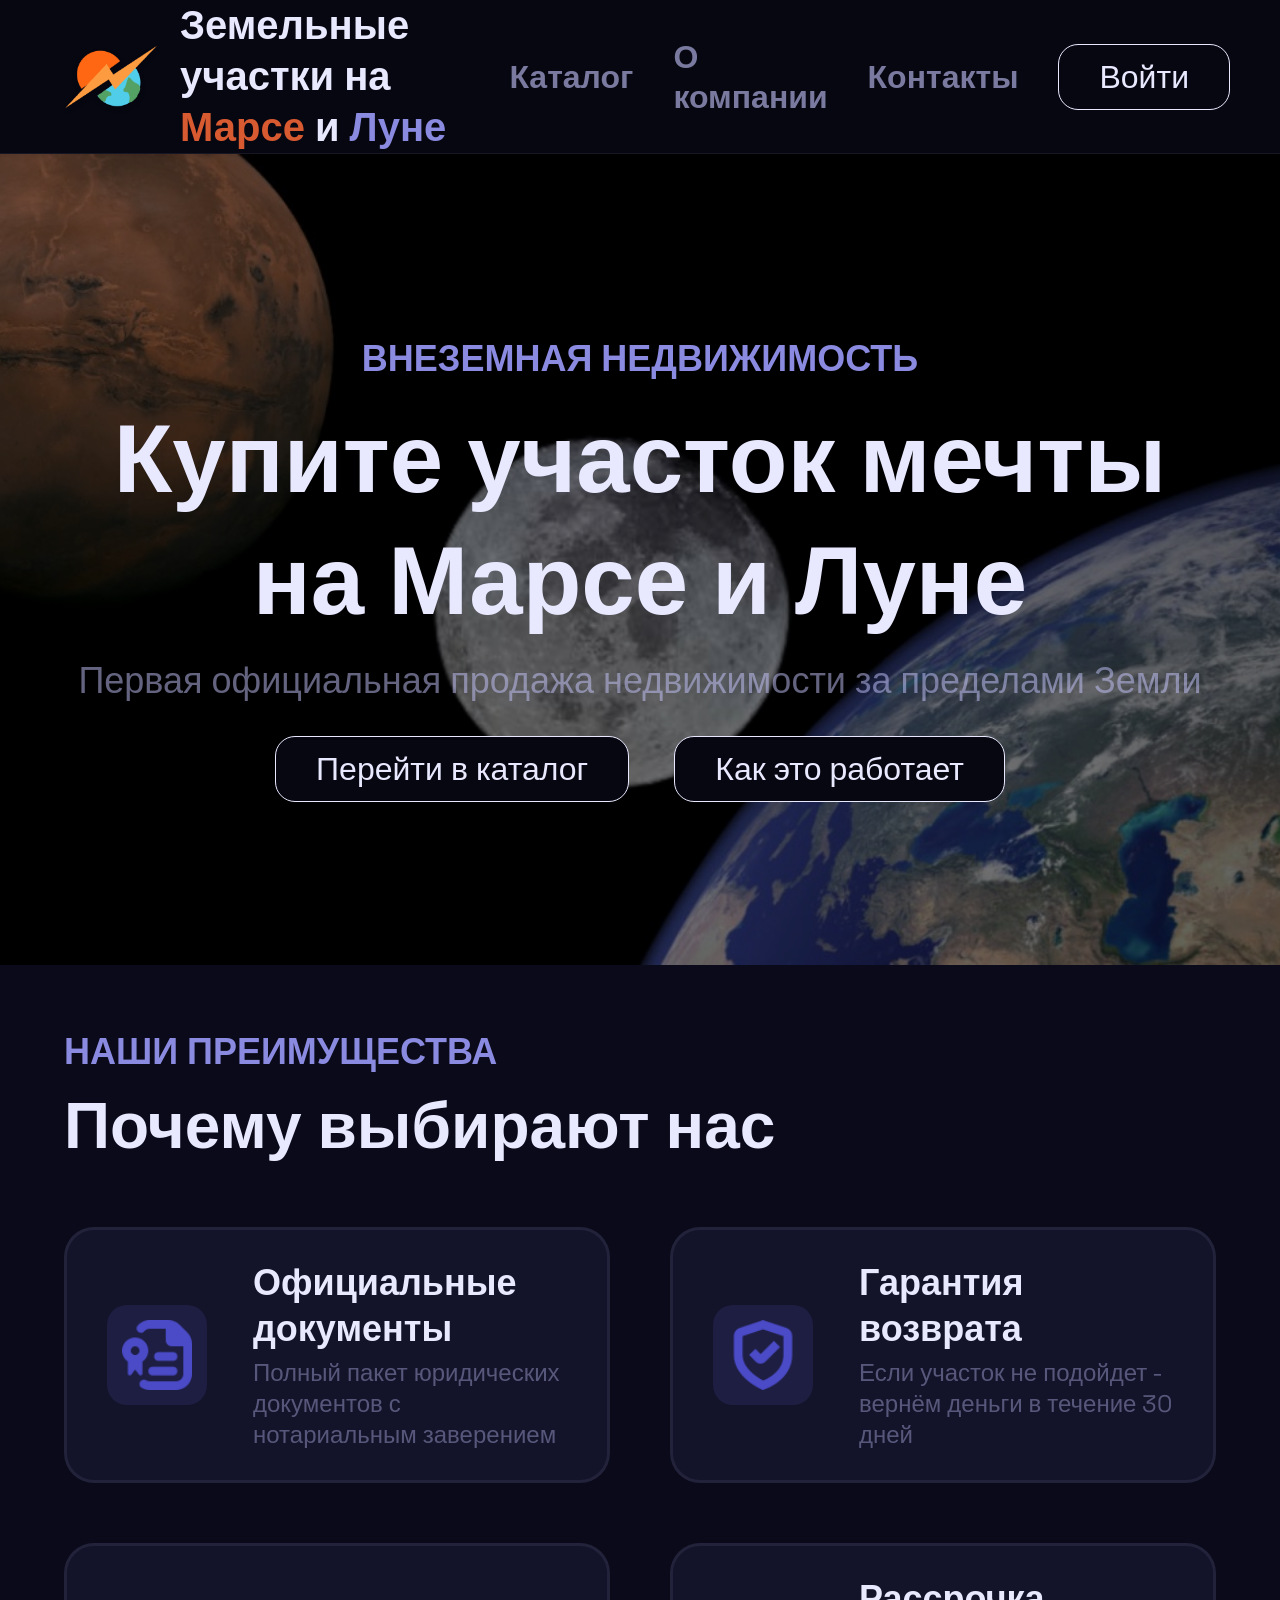
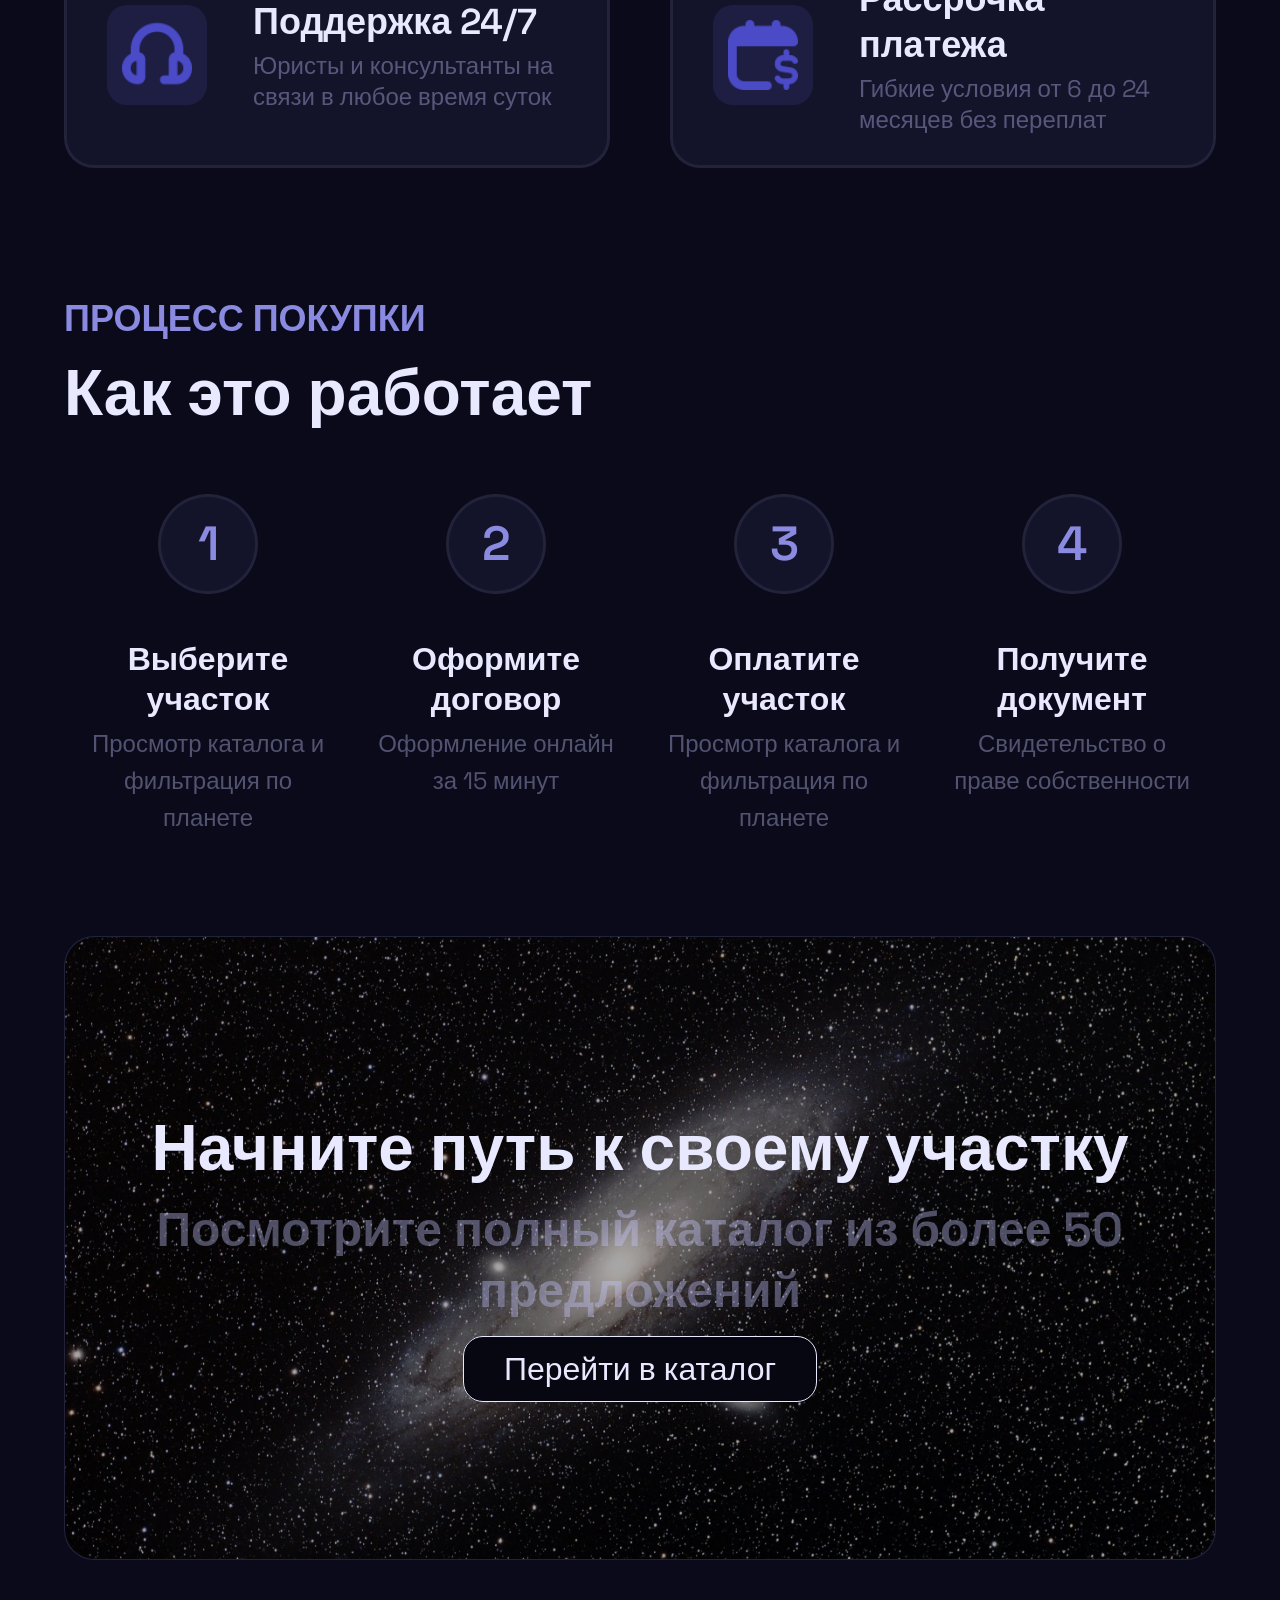
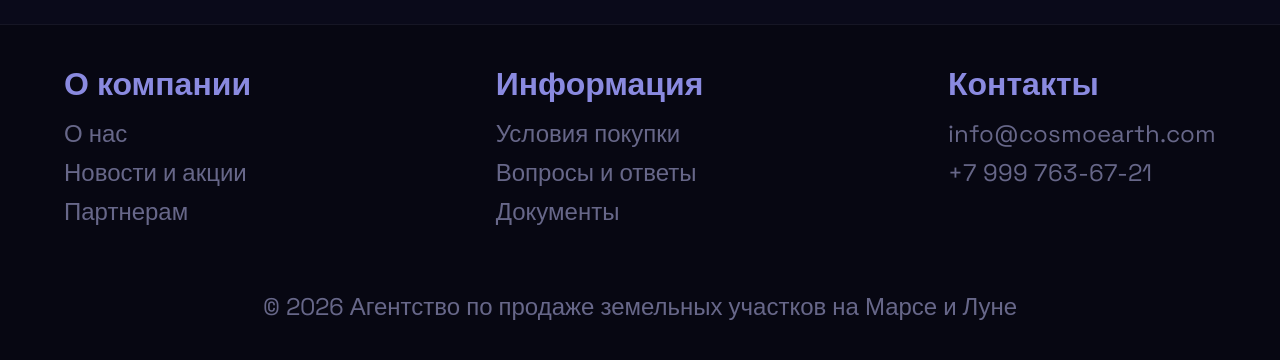
<file: index.html>
<!DOCTYPE html>
<html lang="ru">

<head>
    <meta charset="UTF-8">
    <meta http-equiv="X-UA-Compatible" content="IE=edge">
    <meta name="viewport" content="width=device-width, initial-scale=1.0">
    <meta name="description" content="Официальная продажа земельных участков на Марсе и Луне. Юридические документы, рассрочка платежа. Более 50 предложений в каталоге">
    <meta name="keywords" content="участки на марсе, участки на луне, внеземная недвижимость, купить землю на марсе, купить землю на луне, космическая недвижимость">
    <title>Главная страница</title>
    
    <!-- Open Grahg для соцсетей -->
    <meta property="og:title" content="Купите участок мечты на Марсе или Луне">
    <meta property="og:description" content="Первая официальная продажа недвижимости за пределами Земли. Официальные документы, рассрочка, более 50 участков в каталоге">
    <meta property="og:image" content="images/logo.png">
    <link rel="stylesheet" href="style.css">
    <link rel="preconnect" href="https://fonts.googleapis.com">
    <link rel="preconnect" href="https://fonts.gstatic.com" crossorigin>
    <link href="https://fonts.googleapis.com/css2?family=Space+Grotesk:wght@400;500;600;700&display=swap"
        rel="stylesheet">
    <link rel="icon" href="images/favicon.ico">
</head>

<body>
    <!-- Фон звездного неба -->
    <div class="stars-bg"></div>

    <!-- Шапка сайта -->
    <header class="header">
        <div class="container">
            <nav class="nav">

                <!-- Логотип -->
                <a href="index.html" class="nav-logo">
                    <img src="images/logo.png" alt="Лого" class="logo-icon">
                    <div class="logo-title">
                        Земельные участки на <span class="mars-word">Марсе</span> и <span class="moon-word">Луне</span>
                    </div>
                </a>

                <!-- Меню -->
                <label for="menu-toggle" class="menu">
                    <img src="images/menu.png" alt="Меню">
                </label>
                <input type="checkbox" id="menu-toggle">

                <!-- Навигация -->
                <div class="nav-links">
                    <a href="catalog.html" class="nav-link">Каталог</a>
                    <a href="#why" class="nav-link">О компании</a>
                    <a href="#footer" class="nav-link">Контакты</a>
                    <a href="#" class="button">Войти</a>
                </div>

            </nav>
        </div>
    </header>

    <!-- Начальная секция -->
    <section class="started">
        <img src="images/planet.jpeg" alt="Планеты" class="started-bg">
        <div class="container">
            <div class="started-content">
                <p class="started-sub">Внеземная недвижимость</p>
                <h1 class="started-title">Купите участок мечты на Марсе и Луне</h1>
                <p class="started-text">Первая официальная продажа недвижимости за пределами Земли</p>
                <div class="started-btn">
                    <a href="catalog.html" class="button">Перейти в каталог</a>
                    <a href="#process" class="button">Как это работает</a>
                </div>
            </div>
        </div>
    </section>

    <!-- Секция преимуществ -->
    <section id="why">
        <div class="container">
            <p class="section-sub">Наши преимущества</p>
            <h2 class="section-title">Почему выбирают нас</h2>
            <div class="blocks">

                <!-- Карточка 1 -->
                <div class="block">
                    <div class="block-icon">
                        <img src="images/ico-features.png" alt="Иконка документов">
                    </div>
                    <div class="block-text">
                        <h3 class="block-title">Официальные документы</h3>
                        <p class="block-sub">Полный пакет юридических документов с нотариальным заверением</p>
                    </div>
                </div>

                <!-- Карточка 2 -->
                <div class="block">
                    <div class="block-icon">
                        <img src="images/ico-shield.png" alt="Иконка документов">
                    </div>
                    <div class="block-text">
                        <h3 class="block-title">Гарантия возврата</h3>
                        <p class="block-sub">Если участок не подойдет - вернём деньги в течение 30 дней</p>
                    </div>
                </div>

                <!-- Карточка 3 -->
                <div class="block">
                    <div class="block-icon">
                        <img src="images/ico-headset.png" alt="Иконка документов">
                    </div>
                    <div class="block-text">
                        <h3 class="block-title">Поддержка 24/7</h3>
                        <p class="block-sub">Юристы и консультанты на связи в любое время суток</p>
                    </div>
                </div>

                <!-- Карточка 4 -->
                <div class="block">
                    <div class="block-icon">
                        <img src="images/ico-payroll.png" alt="Иконка документов">
                    </div>
                    <div class="block-text">
                        <h3 class="block-title">Рассрочка платежа</h3>
                        <p class="block-sub">Гибкие условия от 6 до 24 месяцев без переплат</p>
                    </div>
                </div>
            </div>
        </div>
    </section>

    <!-- Секция процесса покупки -->
    <section id="process">
        <div class="container">
            <p class="section-sub">Процесс покупки</p>
            <h2 class="section-title">Как это работает</h2>
            <div class="steps">

                <!-- Шаг 1 -->
                <div class="step">
                    <div class="step-num">1</div>
                    <div class="step-text">
                        <h3 class="step-title">Выберите участок</h3>
                        <p class="step-sub">Просмотр каталога и фильтрация по планете</p>
                    </div>
                </div>

                <!-- Шаг 2 -->
                <div class="step">
                    <div class="step-num">2</div>
                    <div class="step-text">
                        <h3 class="step-title">Оформите договор</h3>
                        <p class="step-sub">Оформление онлайн за 15 минут</p>
                    </div>
                </div>
                
                <!-- Шаг 3 -->
                <div class="step">
                    <div class="step-num">3</div>
                    <div class="step-text">
                        <h3 class="step-title">Оплатите участок</h3>
                        <p class="step-sub">Просмотр каталога и фильтрация по планете</p>
                    </div>
                </div>

                <!-- Шаг 4 -->
                <div class="step">
                    <div class="step-num">4</div>
                    <div class="step-text">
                        <h3 class="step-title">Получите документ</h3>
                        <p class="step-sub">Свидетельство о праве собственности</p>
                    </div>
                </div>
            </div>
        </div>
    </section>

    <!-- Секция перехода в каталог -->
    <section class="road">
        <div class="container">
            <img src="images/galaxy.jpg" alt="Галактика">
            <h2 class="road-title">Начните путь к своему участку</h2>
            <p class="road-sub">Посмотрите полный каталог из более 50 предложений</p>
            <a href="catalog.html" class="button">Перейти в каталог</a>
        </div>
    </section>

    <!-- Подвал сайта -->
    <footer id="footer">
        <div class="container">
            <div class="footer-links">
                <h3 class="footer-title">О компании</h3>
                <a href="#" class="footer-link">О нас</a>
                <a href="#" class="footer-link">Новости и акции</a>
                <a href="#" class="footer-link">Партнерам</a>
            </div>
            <div class="footer-links">
                <h3 class="footer-title">Информация</h3>
                <a href="#" class="footer-link">Условия покупки</a>
                <a href="#" class="footer-link">Вопросы и ответы</a>
                <a href="#" class="footer-link">Документы</a>
            </div>
            <div class="footer-links">
                <h3 class="footer-title">Контакты</h3>
                <p class="footer-contact">info@cosmoearth.com</p>
                <p class="footer-contact">+7 999 763-67-21</p>
            </div>
        </div>
        <div class="info">
            <p>© 2026 Агентство по продаже земельных участков на Марсе и Луне</p>
        </div>
    </footer>
</body>

</html>
</file>
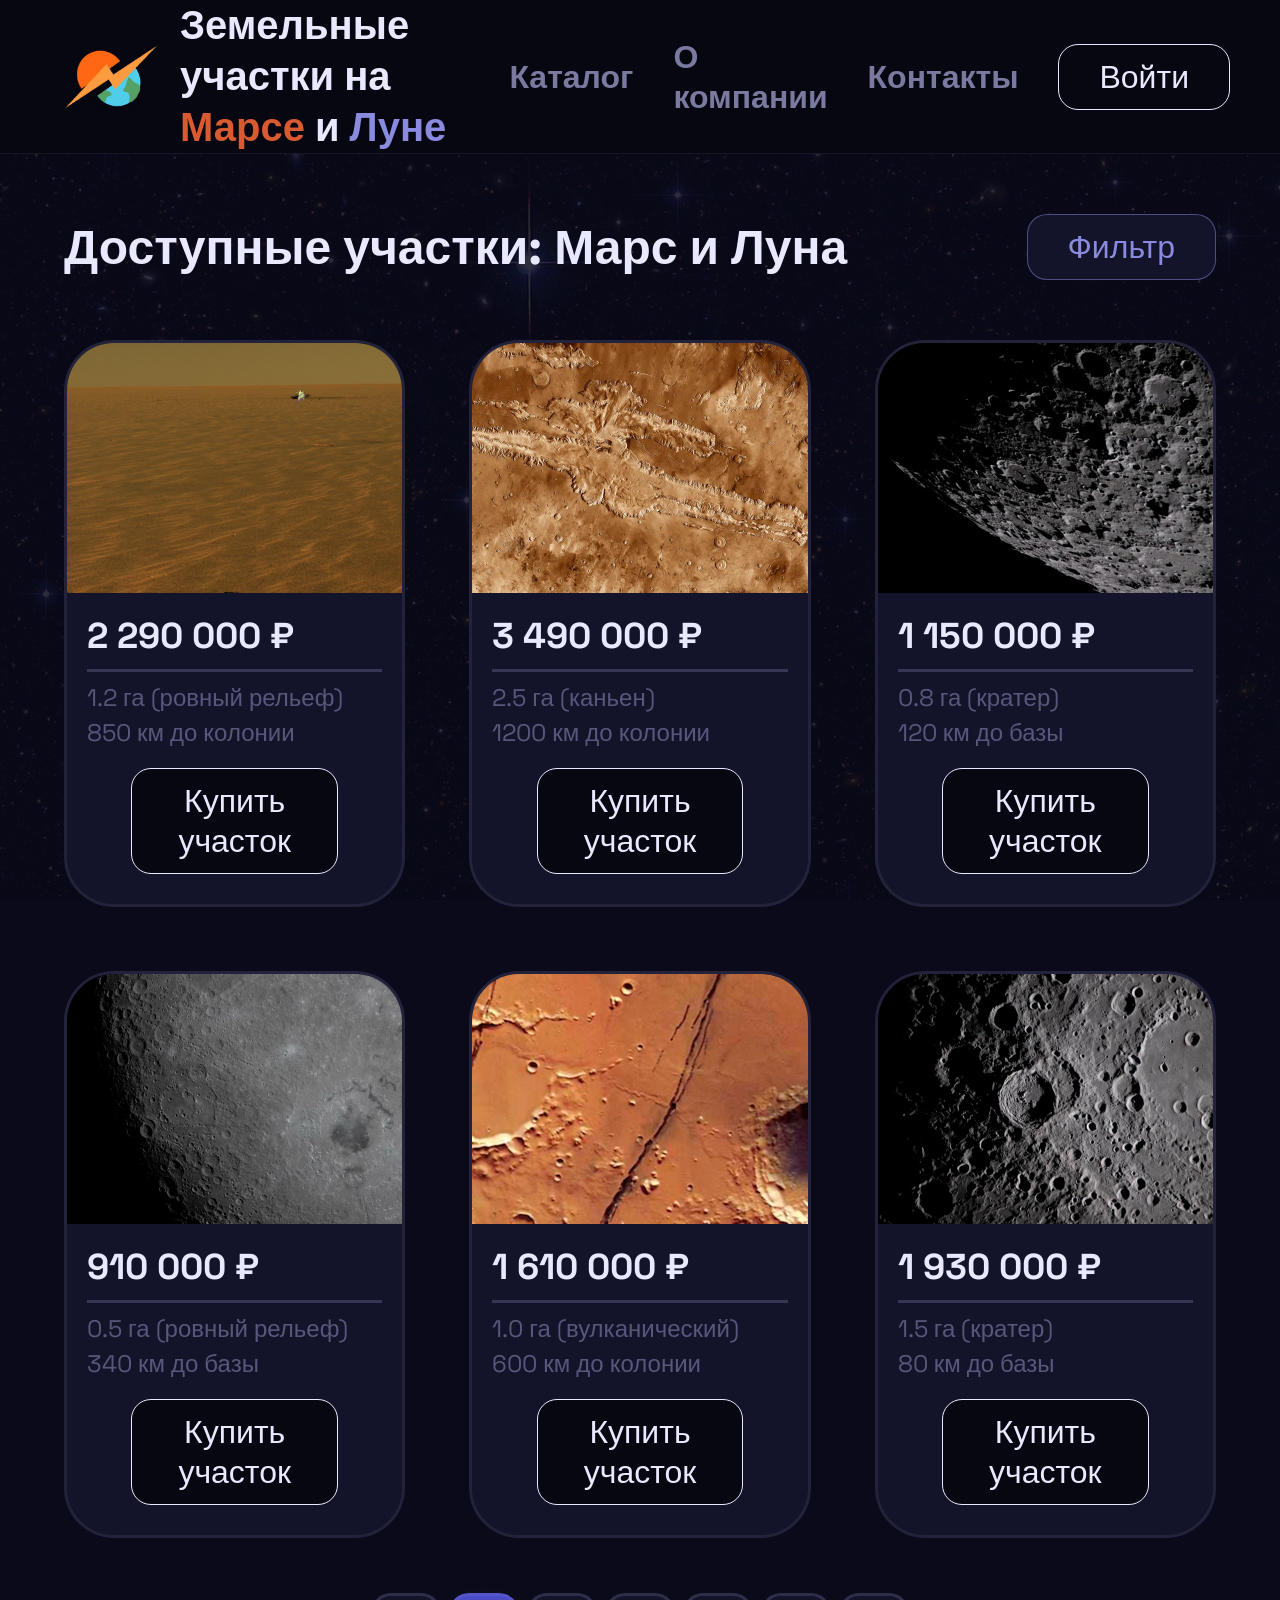
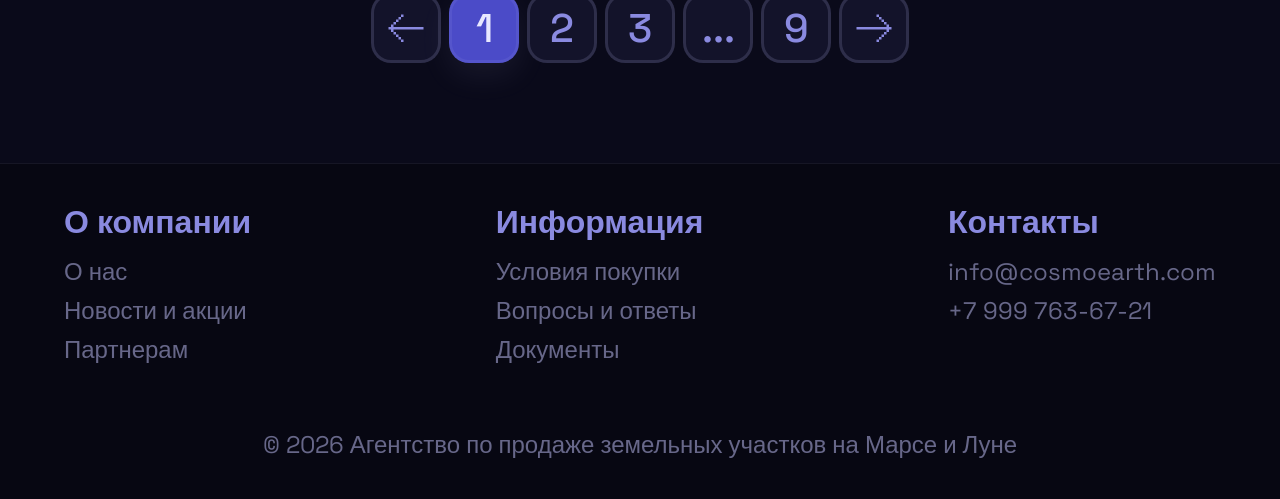
<file: catalog.html>
<!DOCTYPE html>
<html lang="en">

<head>
    <meta charset="UTF-8">
    <meta http-equiv="X-UA-Compatible" content="IE=edge">
    <meta name="viewport" content="width=device-width, initial-scale=1.0">
    <title>Каталог</title>
    <link rel="stylesheet" href="style.css">
    <link rel="preconnect" href="https://fonts.googleapis.com">
    <link rel="preconnect" href="https://fonts.gstatic.com" crossorigin>
    <link href="https://fonts.googleapis.com/css2?family=Space+Grotesk:wght@400;500;600;700&display=swap"
        rel="stylesheet">
    <link rel="icon" href="images/favicon.ico">
</head>

<body>
    <!-- Фон звездного неба -->
    <div class="stars-bg"></div>

    <!-- Шапка сайта -->
    <header class="header">
        <div class="container">
            <nav class="nav">
                <!-- Логотип -->
                <a href="index.html" class="nav-logo">
                    <img src="images/logo.png" alt="Лого" class="logo-icon">
                    <div class="logo-title">
                        Земельные участки на <span class="mars-word">Марсе</span> и <span class="moon-word">Луне</span>
                    </div>
                </a>
                <!-- Меню -->
                <label for="menu-toggle" class="menu">
                    <img src="images/menu.png" alt="Меню">
                </label>
                <input type="checkbox" id="menu-toggle">
                <!-- Навигация -->
                <div class="nav-links">
                    <a href="catalog.html" class="nav-link">Каталог</a>
                    <a href="index.html#why" class="nav-link">О компании</a>
                    <a href="#footer" class="nav-link">Контакты</a>
                    <a href="#" class="button">Войти</a>
                </div>
            </nav>
        </div>
    </header>

    <!-- Страница каталога -->
    <main class="catalog">
        <div class="container">
            <div class="catalog-head">
                <h1 class="catalog-title">Доступные участки: Марс и Луна</h1>
                <button class="button button-filter">Фильтр</button>
            </div>
            <div class="cards">

                <!-- Карточка 1 -->
                <div class="card">
                    <div class="card-img">
                        <img src="images/mars1.png" alt="Марс - ровный рельеф">
                    </div>
                    <div class="card-body">
                        <h2 class="card-price">2 290 000 ₽</h2>
                        <hr>
                        <div class="card-info">
                            <p>1.2 га (ровный рельеф)</p>
                            <p>850 км до колонии</p>
                        </div>
                        <button class="button card-btn">Купить участок</button>
                    </div>
                </div>

                <!-- Карточка 2 -->
                <div class="card">
                    <div class="card-img">
                        <img src="images/mars2.png" alt="Марс - каньен">
                    </div>
                    <div class="card-body">
                        <h2 class="card-price">3 490 000 ₽</h2>
                        <hr>
                        <div class="card-info">
                            <p>2.5 га (каньен)</p>
                            <p>1200 км до колонии</p>
                        </div>
                        <button class="button card-btn">Купить участок</button>
                    </div>
                </div>

                <!-- Карточка 3 -->
                <div class="card">
                    <div class="card-img">
                        <img src="images/moon1.png" alt="Луна - кратер">
                    </div>
                    <div class="card-body">
                        <h2 class="card-price">1 150 000 ₽</h2>
                        <hr>
                        <div class="card-info">
                            <p>0.8 га (кратер)</p>
                            <p>120 км до базы</p>
                        </div>
                        <button class="button card-btn">Купить участок</button>
                    </div>
                </div>

                <!-- Карточка 4 -->
                <div class="card">
                    <div class="card-img">
                        <img src="images/moon2.png" alt="Луна - ровный рельеф">
                    </div>
                    <div class="card-body">
                        <h2 class="card-price">910 000 ₽</h2>
                        <hr>
                        <div class="card-info">
                            <p>0.5 га (ровный рельеф)</p>
                            <p>340 км до базы</p>
                        </div>
                        <button class="button card-btn">Купить участок</button>
                    </div>
                </div>

                <!-- Карточка 5 -->
                <div class="card">
                    <div class="card-img">
                        <img src="images/mars3.png" alt="Марс - вулканический">
                    </div>
                    <div class="card-body">
                        <h2 class="card-price">1 610 000 ₽</h2>
                        <hr>
                        <div class="card-info">
                            <p>1.0 га (вулканический)</p>
                            <p>600 км до колонии</p>
                        </div>
                        <button class="button card-btn">Купить участок</button>
                    </div>
                </div>
                
                <!-- Карточка 6 -->
                <div class="card">
                    <div class="card-img">
                        <img src="images/moon3.png" alt="Луна - кратер">
                    </div>
                    <div class="card-body">
                        <h2 class="card-price">1 930 000 ₽</h2>
                        <hr>
                        <div class="card-info">
                            <p>1.5 га (кратер)</p>
                            <p>80 км до базы</p>
                        </div>
                        <button class="button card-btn">Купить участок</button>
                    </div>
                </div>
            </div>

            <!-- Пагинация -->
            <div class="pages">
                <button class="page-btn page-left">🡠</button>
                <button class="page-btn active">1</button>
                <button class="page-btn">2</button>
                <button class="page-btn">3</button>
                <button class="page-btn page-more">...</button>
                <button class="page-btn">9</button>
                <button class="page-btn page-right">🡢</button>
            </div>
        </div>
    </main>

    <!-- Подвал сайта -->
    <footer id="footer">
        <div class="container">
            <div class="footer-links">
                <h3 class="footer-title">О компании</h3>
                <a href="#" class="footer-link">О нас</a>
                <a href="#" class="footer-link">Новости и акции</a>
                <a href="#" class="footer-link">Партнерам</a>
            </div>
            <div class="footer-links">
                <h3 class="footer-title">Информация</h3>
                <a href="#" class="footer-link">Условия покупки</a>
                <a href="#" class="footer-link">Вопросы и ответы</a>
                <a href="#" class="footer-link">Документы</a>
            </div>
            <div class="footer-links">
                <h3 class="footer-title">Контакты</h3>
                <p class="footer-contact">info@cosmoearth.com</p>
                <p class="footer-contact">+7 999 763-67-21</p>
            </div>
        </div>
        <div class="info">
            <p>© 2026 Агентство по продаже земельных участков на Марсе и Луне</p>
        </div>
    </footer>
</body>

</html>
</file>
<file: style.css>
/* Сброс стилей */
* {
    margin: 0;
    padding: 0;
    box-sizing: border-box;
}

*::-webkit-scrollbar {
    display: none;
}

/* Стили страницы */
body {
    font-family: 'Space Grotesk', sans-serif;
    background: #0A0A1A;
    color: #E8E8FF;
}

body::before {
    content: "";
    position: fixed;
    width: 100%;
    height: 100%;
    background: url(images/stars.jpg) center;
    z-index: 0;
    opacity: 0.15;
}

/* Стили ссылок */
a {
    text-decoration: none;
    color: rgba(200, 200, 255, 0.6);
}

/* Стили картинок */
img {
    display: block;
    max-width: 100%;
}

.container {
    max-width: 90%;
    margin: 0 auto;
}

/* Шапка сайта */
.header {
    background: #070712;
    position: sticky;
    top: 0;
    z-index: 100;
    border-bottom: 0.5px solid rgba(200, 200, 255, 0.08);
}

.header .container {
    max-width: 100%;
    margin: 0 50px;
}

.nav {
    display: flex;
    align-items: center;
    justify-content: space-between;
    gap: 24px;
}

#menu-toggle {
    display: none;
}

.menu {
    display: none;
    cursor: pointer;
    padding: 4px;
}

.menu img {
    width: 40px;
    height: 40px;
}

.nav-logo {
    display: flex;
    align-items: center;
    gap: 10px;
    transition: 0.2s;
}

.nav-logo:hover {
    opacity: 0.75;
}

/* Логотип */
.logo-icon {
    max-width: 120px;
    width: 50%;
    height: auto;
    display: flex;
    align-items: center;
    justify-content: center;

}

.logo-title {
    font-size: 40px;
    font-weight: 600;
    color: #E8E8FF;
    max-width: 400px;
    width: 80%;
}

.mars-word {
    color: #D85A30;
}

.moon-word {
    color: #8A8AE0;
}

.nav-links {
    display: flex;
    align-items: center;
    gap: 40px;
    margin-left: auto;
}

/* Ссылки */
.nav-link {
    font-size: 32px;
    font-weight: 600;
    transition: 0.2s;
}

.nav-link:hover {
    color: #E8E8FF;
    transform: translateY(-3px);
}

/* Кнопка */
.button {
    background: #070712;
    color: #E8E8FF;
    border: 1px solid #E8E8FF;
    border-radius: 20px;
    padding: 12px 40px;
    font-size: 32px;
    font-weight: 500;
    font-family: 'Space Grotesk', sans-serif;
    cursor: pointer;
    transition: 0.2s;
}

.button:hover {
    background: #4B4BC8;
    border: 1px solid rgba(200, 200, 255, 0.08);
    box-shadow: 0 12px 32px rgba(200, 200, 255, 0.08);
}

/* Начальная секция */
.started {
    position: relative;
    display: flex;
    overflow: hidden;
    z-index: 2;
}

.started .container {
    position: relative;
    max-width: 1920px;
    width: 100%;
    z-index: 3;
    padding: 8% 5%;
}

.started-bg {
    position: absolute;
    width: 100%;
    height: 100%;
    object-fit: cover;
    object-position: center center;
    z-index: 1;
    filter: brightness(45%);
}

.started-content {
    position: relative;
    z-index: 3;
    text-align: center;
    padding: 80px 0 60px;
    max-width: 1500px;
    margin: 0 auto;
}

.started-sub {
    font-size: 36px;
    font-weight: 600;
    text-transform: uppercase;
    color: #8A8AE0;
    margin-bottom: 16px;
}

.started-title {
    font-size: 96px;
    font-weight: 700;
    color: #E8E8FF;
    margin-bottom: 16px;
}

.started-text {
    font-size: 36px;
    color: rgba(200, 200, 255, 0.5);
    margin-bottom: 32px;
}

.started-btn {
    display: flex;
    gap: 45px;
    justify-content: center;
    align-items: center;
    flex-wrap: wrap;
}

/* Секция преимуществ */
#why {
    position: relative;
    z-index: 2;
    padding: 64px 0;
}

.section-sub {
    font-size: 36px;
    font-weight: 600;
    text-transform: uppercase;
    color: #8A8AE0;
    margin-bottom: 10px;
}

.section-title {
    font-size: 64px;
    font-weight: 700;
    color: #E8E8FF;
    margin-bottom: 60px;
}

.blocks {
    display: grid;
    grid-template-columns: 1fr 1fr;
    gap: 60px;
}

/* Карточки преимуществ */
.block {
    background: #13132A;
    border: 3px solid rgba(200, 200, 255, 0.08);
    border-radius: 30px;
    padding: 30px 40px;
    display: flex;
    align-items: center;
    gap: 46px;
    transition: 0.2s;
}

.block:hover {
    background: #181835;
    box-shadow: 0 12px 32px rgba(200, 200, 255, 0.08);
    transform: translateY(-3px);
}

.block-icon {
    position: relative;
    min-width: 100px;
    height: 100px;
    background: #1E1E42;
    border-radius: 20px;
    transition: 0.2s;
}

.block:hover .block-icon {
    box-shadow: 0 3px 8px rgba(200, 200, 255, 0.18);
}

.block img {
    width: 70px;
    height: 70px;
    object-fit: contain;
    margin: 15px;
}

.block-title {
    font-size: 36px;
    font-weight: 600;
    color: #E8E8FF;
    margin-bottom: 5px;
}

.block-sub {
    font-size: 24px;
    color: rgba(200, 200, 255, 0.38);
}

/* Секция процесса покупки */
#process {
    position: relative;
    z-index: 2;
    padding: 64px 0;
}

.steps {
    display: grid;
    grid-template-columns: repeat(4, 1fr);
    position: relative;
    padding-bottom: 20px;
}

/* Шаг */
.step {
    display: flex;
    flex-direction: column;
    align-items: center;
    text-align: center;
    padding: 0 16px;
    transition: 0.5s;
}

.step:hover {
    transform: translateY(-10px);
}

.step-num {
    width: 100px;
    height: 100px;
    border-radius: 50px;
    background: #13132A;
    border: 3px solid rgba(200, 200, 255, 0.08);
    color: #8A8AE0;
    font-size: 48px;
    font-weight: 600;
    display: flex;
    align-items: center;
    justify-content: center;
    margin-bottom: 45px;
    position: relative;
    transition: 0.5s;
}

.step:hover .step-num {
    background: #4B4BC8;
    border: 3px solid rgba(200, 200, 255, 0.08);
    color: #E8E8FF;
    box-shadow: 0 12px 32px rgba(200, 200, 255, 0.38);
}

.step-title {
    font-size: 32px;
    font-weight: 600;
    color: #E8E8FF;
    margin-bottom: 6px;
    transition: 0.5s;
}

.step-sub {
    font-size: 24px;
    color: rgba(200, 200, 255, 0.38);
    line-height: 1.55;
    transition: 0.2s;
}

/* Секция перехода в каталог */
.road {
    position: relative;
    z-index: 2;
    padding: 16px 0 64px;
}

.road .container {
    position: relative;
    background: #13132A;
    border: 0.5px solid rgba(200, 200, 255, 0.08);
    border-radius: 30px;
    padding: 170px 32px;
    text-align: center;
    overflow: hidden;
}

.road img {
    position: absolute;
    width: 100%;
    height: 100%;
    object-fit: cover;
    filter: brightness(65%);
    border-radius: 30px;
    top: 0;
    left: 0;
    z-index: 2;
}

.road-title {
    font-size: 64px;
    font-weight: 700;
    color: #E8E8FF;
    margin-bottom: 10px;
    position: relative;
    z-index: 3;
}

.road-sub {
    font-size: 48px;
    color: rgba(200, 200, 255, 0.38);
    font-weight: 600;
    margin-bottom: 28px;
    position: relative;
    z-index: 3;
}

.road .button {
    position: relative;
    z-index: 3;
}

/* Подвал сайта */
#footer {
    position: relative;
    z-index: 2;
    background: #070712;
    border-top: 0.5px solid rgba(200, 200, 255, 0.08);
    padding: 3% 0;
}

#footer .container {
    display: flex;
    justify-content: space-between;
    gap: 10%;
    padding-bottom: 32px;
}

.footer-title {
    font-size: 32px;
    font-weight: 600;
    color: #8A8AE0;
    margin-bottom: 14px;
}

/* Ссылки футера */
.footer-link,
.footer-contact {
    display: block;
    font-size: 24px;
    color: rgba(200, 200, 255, 0.5);
    margin-bottom: 8px;
    transition: 0.2s;
}

.footer-link:hover {
    color: #E8E8FF;
    transform: translateY(-2px);
}

.info {
    padding-top: 24px;
    text-align: center;
    font-size: 24px;
    color: rgba(200, 200, 255, 0.5);
}

/* Каталог */
.catalog {
    position: relative;
    z-index: 2;
    padding: 60px 0;
}

.catalog-head {
    display: flex;
    align-items: center;
    justify-content: space-between;
    margin-bottom: 60px;
}

.catalog-title {
    font-size: 48px;
    font-weight: 700;
    color: #E8E8FF;
}

.button-filter {
    background: #13132A;
    color: #8A8AE0;
    border: 1px solid rgba(138, 138, 224, 0.5);
}

.button-filter:hover {
    color: #E8E8FF;
}

.cards {
    display: grid;
    grid-template-columns: repeat(3, 1fr);
    gap: 64px;
    margin-bottom: 55px;
}

.card {
    background: #13132A;
    border-radius: 50px;
    border: 3px solid rgba(200, 200, 255, 0.08);
    overflow: hidden;
    display: flex;
    flex-direction: column;
}

.card:hover {
    background: #181835;
    box-shadow: 0 12px 32px rgba(200, 200, 255, 0.08);
    transform: scale(1.05);
}

.card-img {
    width: 100%;
    height: 250px;
    overflow: hidden;
}

.card-img img {
    width: 100%;
    height: 100%;
    object-fit: cover;
}

.card-body {
    padding: 20px 20px;
    display: flex;
    flex-direction: column;
    gap: 10px;
}

.card-price {
    font-size: 36px;
    font-weight: 700;
    color: #E8E8FF;
}

hr {
    height: 3px;
    background: rgba(200, 200, 255, 0.2);
    border: none;
}

.card-info {
    display: flex;
    flex-direction: column;
    gap: 4px;
}

.card-info p {
    font-size: 24px;
    color: rgba(200, 200, 255, 0.38);
}

.card-btn {
    width: 70%;
    margin: 10px auto;
    padding: 12px 10px;
}


/* Пагинация */
.pages {
    display: flex;
    align-items: center;
    justify-content: center;
    gap: 8px;
    margin-bottom: 40px;
}

.page-btn {
    width: 70px;
    height: 70px;
    border-radius: 20px;
    background: #13132A;
    border: 3px solid rgba(200, 200, 255, 0.15);
    color: #8A8AE0;
    font-size: 40px;
    font-weight: 500;
    font-family: 'Space Grotesk', sans-serif;
    cursor: pointer;
    display: flex;
    align-items: center;
    justify-content: center;
    transition: 0.2s;
}

.page-btn:hover {
    background: #4B4BC8;
    color: #E8E8FF;
    border: 3px solid rgba(200, 200, 255, 0.08);
    box-shadow: 0 8px 24px rgba(75, 75, 200, 0.3);
}

.page-btn.active {
    background: #4B4BC8;
    color: #E8E8FF;
    border: 3px solid rgba(200, 200, 255, 0.08);
    box-shadow: 0 12px 32px rgba(200, 200, 255, 0.08);
}

.page-btn.active:hover {
    background: #6262D8;
    box-shadow: 0 8px 24px rgba(75, 75, 200, 0.5);
}

.page-more {
    cursor: default;
    pointer-events: none;
}

/* Планшетная адаптация */
@media (max-width: 768px) {
    .container {
        max-width: 650px;
    }

    .header .container {
        margin: 0 16px;
    }

    .menu {
        position: relative;
        display: block;
    }

    .nav-links {
        display: flex;
        position: fixed;
        top: 65px;
        left: 0;
        right: 0;
        bottom: 0;
        background: rgba(19, 19, 42, 0.9);
        backdrop-filter: blur(5px);
        flex-direction: column;
        align-items: center;
        gap: 10px;
        padding: 10px;
        z-index: 99;
        opacity: 0;
        transform: translateY(-20px);
        transition: 0.5s;
        pointer-events: none;
    }

    #menu-toggle:checked~.nav-links {
        opacity: 1;
        transform: translateY(0);
        pointer-events: all;
    }

    .nav-link {
        font-size: 16px;
    }

    .logo-title {
        font-size: 16px;
        width: 176px;
    }

    .logo-icon {
        width: 60px;
    }

    .button {
        font-size: 16px;
        padding: 6px 16px;
        border-radius: 8px;
        min-width: 102px;
        text-align: center;
    }

    .started .container {
        padding: 50px 24px;
    }

    .started-sub {
        font-size: 15px;
        margin-bottom: 13px;
    }

    .started-title {
        font-size: 26px;
        margin-bottom: 0;
    }

    .started-text {
        font-size: 15px;
        margin-bottom: 13px;
    }

    .started-btn {
        gap: 18px;
    }

    #why {
        padding: 40px 0;
    }

    .section-sub {
        font-size: 14px;
    }

    .section-title {
        font-size: 26px;
        margin-bottom: 32px;
    }

    .blocks {
        gap: 24px;
    }

    .block {
        padding: 13px 18px;
        gap: 18px;
        border-radius: 20px;
        border-width: 1px;
    }

    .block-icon {
        min-width: 40px;
        height: 40px;
        border-radius: 8px;
    }

    .block img {
        width: 28px;
        height: 28px;
        margin: 6px;
    }

    .block-title {
        font-size: 14px;
    }

    .block-sub {
        font-size: 10px;
    }

    #process {
        padding: 20px 0;
    }

    .step-num {
        width: 40px;
        height: 40px;
        font-size: 19px;
        margin-bottom: 20px;
        border-width: 1px;
    }

    .step:hover .step-num {
        background: #4B4BC8;
        border: 1px solid rgba(200, 200, 255, 0.08);
        color: #E8E8FF;
        box-shadow: 0 12px 32px rgba(200, 200, 255, 0.38);
    }

    .step-title {
        font-size: 11px;
    }

    .step-sub {
        font-size: 9px;
        line-height: 1;
    }

    .road .container {
        padding: 67px 24px;
        border-radius: 20px;
    }

    .road img {
        filter: brightness(50%);
        border-radius: 20px;
    }

    .road-title {
        font-size: 25px;
    }

    .road-sub {
        font-size: 19px;
    }

    #footer {
        padding: 20px;
    }

    #footer .container {
        gap: 158px;
    }

    .footer-title {
        font-size: 12px;
        margin-bottom: 8px;
    }

    .footer-link,
    .footer-contact {
        font-size: 9px;
        margin-bottom: 5px;
    }

    .info {
        font-size: 9px;
        padding-top: 10px;
    }

    .catalog {
        padding: 30px 0;
    }

    .catalog-head {
        margin-bottom: 30px;
    }

    .catalog-title {
        font-size: 20px;
    }

    .cards {
        gap: 32px;
        grid-template-columns: repeat(2, 1fr);
    }

    .card {
        border-width: 1px;
        border-radius: 30px;
    }

    .card-img {
        height: 180px;
    }

    .card-img img {
        width: 100%;
        height: 100%;
        object-fit: cover;
    }

    .card-price {
        font-size: 22px;
    }

    hr {
        height: 1px;
    }

    .card-info p {
        font-size: 14px;
    }

    .card-btn {
        font-size: 14px;
        padding: 6px;
        width: 50%;
    }

    .pages {
        margin-bottom: 20px;
    }

    .page-btn {
        width: 40px;
        height: 40px;
        font-size: 24px;
        border-width: 1px;
        border-radius: 10px;
    }
}

/* Мобильная адаптация */
@media (max-width: 320px) {
    .container {
        max-width: 272px;
    }

    .header .container {
        margin: 0 12px;
    }

    .nav-links {
        display: none;
    }

    .menu img {
        width: 25px;
        height: 25px;
    }

    .nav-links {
        display: flex;
        position: fixed;
        top: 35px;
        left: 0;
        right: 0;
        bottom: 0;
        background: rgba(19, 19, 42, 0.9);
        backdrop-filter: blur(5px);
        flex-direction: column;
        align-items: center;
        gap: 10px;
        padding: 10px;
        z-index: 99;
        opacity: 0;
        transform: translateY(-20px);
        transition: 0.5s;
        pointer-events: none;
    }

    .logo-title {
        font-size: 10px;
        width: 110px;
    }

    .logo-icon {
        width: 35px;
    }

    .started .container {
        padding: 60px 16px;
    }

    .started-sub {
        font-size: 10px;
        margin-bottom: 0;
        font-weight: 600;
    }

    .started-title {
        font-size: 20px;
    }

    .started-text {
        font-size: 11px;
        margin-bottom: 10px;
        font-weight: 600;
    }

    .started-btn {
        flex-direction: column;
        align-items: center;
        gap: 5px;
    }

    .started-btn .button{
        width: 60%;
    }

    .button {
        padding: 6px;
        font-size: 10px;
        width: 40%;
        text-align: center;
    }

    #why {
        padding: 20px 0;
    }

    .section-sub {
        font-size: 10px;
        font-weight: 600;
        margin-bottom: 0;
    }

    .section-title {
        font-size: 13px;
        margin-bottom: 15px;
    }

    .blocks {
        grid-template-columns: 1fr;
        gap: 11px;
    }

    .block {
        padding: 12px;
        gap: 16px;
        border-radius: 17px;
    }

    .block-icon {
        min-width: 35px;
        height: 35px;
        border-radius: 8px;
    }

    .block img {
        width: 24px;
        height: 24px;
        margin: 6px;
    }

    .block-title {
        font-size: 12px;
    }

    .block-sub {
        font-size: 8px;
        font-weight: 600;
    }

    #process {
        padding: 10px 0;
    }

    .steps {
        grid-template-columns: 1fr 1fr;
        gap: 20px 12px;
    }

    .step {
        padding: 0 8px;
    }

    .step-num {
        width: 34px;
        height: 34px;
        font-size: 16px;
        margin-bottom: 10px;
        border-width: 1px;
    }

    .step-title {
        font-size: 10px;
    }

    .step-sub {
        font-size: 8px;
        font-weight: 600;
    }

    .road {
        padding: 20px 0;
    }

    .road .container {
        padding: 22px 5px;
        border-radius: 12px;
    }

    .road img {
        filter: brightness(40%);
        border-radius: 12px;
    }

    .road-title {
        font-size: 13px;
        margin-bottom: 8px;
    }

    .road-sub {
        font-size: 11px;
        margin-bottom: 10px;
    }

    #footer {
        padding: 8px 0;
    }

    #footer .container {
        display: grid;
        grid-template-columns: 1fr 1fr;
        grid-template-rows: auto auto;
        gap: 15px;
        padding-bottom: 10px;
        text-align: center;
    }

    .footer-links:last-child {
        grid-column: 1 / -1;
        text-align: center;
    }

    .footer-title {
        font-size: 10px;
        margin-bottom: 5px;
    }

    .footer-link,
    .footer-contact {
        font-size: 9px;
        margin-bottom: 1px;
    }

    .info {
        font-size: 9px;
        padding: 0 40px;
    }

    .catalog {
        padding: 16px 0;
    }

    .catalog-head {
        margin-bottom: 16px;
    }

    .catalog-title {
        font-size: 12px;
    }

    .cards {
        grid-template-columns: 1fr;
        gap: 20px;
        margin-bottom: 20px;
    }

    .card {
        border-radius: 16px;
        border-width: 1px;
    }

    .card-body {
        padding: 12px;
        gap: 8px;
    }

    .card-img {
        height: 150px;
    }

    .card-price {
        font-size: 16px;
    }

    .card-info p {
        font-size: 11px;
    }

    .pages {
        gap: 6px;
        margin-bottom: 10px;
    }

    .page-btn {
        width: 30px;
        height: 30px;
        font-size: 15px;
        border-radius: 10px;
        border-width: 1px;
    }

}
</file>
